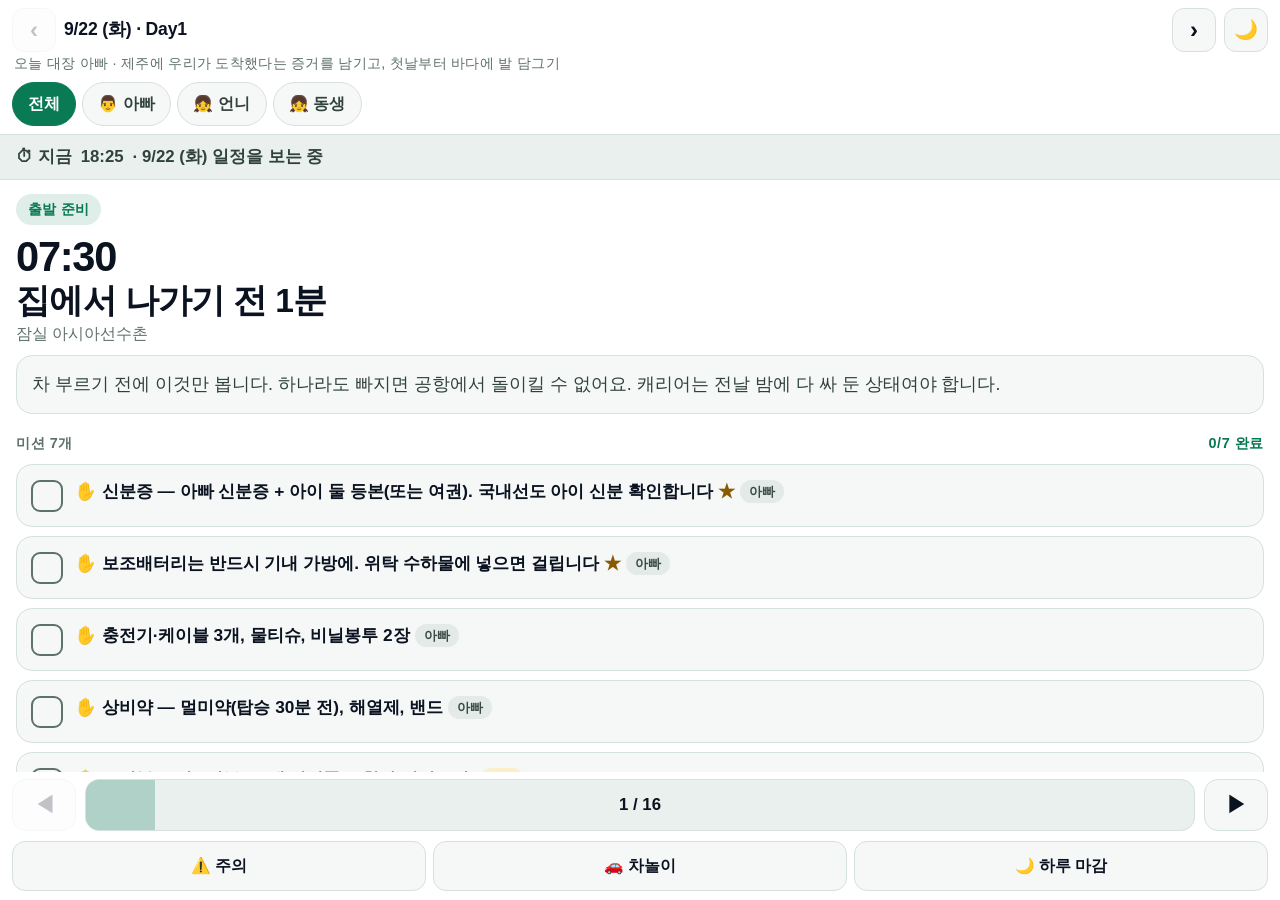
<file: go.html>
<!doctype html>
<html lang="ko" data-theme="day">
<head>
<meta charset="utf-8">
<meta name="viewport" content="width=device-width,initial-scale=1,viewport-fit=cover">
<title>제주 GO</title>
<meta name="theme-color" content="#FFFFFF">
<meta name="apple-mobile-web-app-capable" content="yes">
<meta name="apple-mobile-web-app-status-bar-style" content="default">
<meta name="apple-mobile-web-app-title" content="제주 GO">
<link rel="manifest" href="manifest.webmanifest">
<link rel="icon" href="assets/img/go-icon-192.png">
<link rel="apple-touch-icon" href="assets/img/go-icon-180.png">
<link rel="stylesheet" href="assets/go.css">
</head>
<body>
<div id="app" class="loading">
  <header id="bar">
    <div id="row1">
      <button id="dayPrev" class="icobtn daynav" aria-label="이전 날">‹</button>
      <div id="dayDate">불러오는 중</div>
      <button id="dayNext" class="icobtn daynav" aria-label="다음 날">›</button>
      <button id="theme" class="icobtn" aria-label="밤 모드">🌙</button>
    </div>
    <div id="dayLabel"></div>
    <div id="who" role="group" aria-label="누구의 미션"></div>
  </header>
  <div id="clock" aria-live="polite"></div>
  <main id="deck"></main>
  <nav id="stepbar" aria-label="단계 이동">
    <button id="sPrev" class="sbtn" aria-label="이전 단계">◀</button>
    <div id="sProg"><div id="sFill"></div><span id="sNum">1 / 1</span></div>
    <button id="sNext" class="sbtn" aria-label="다음 단계">▶</button>
  </nav>
  <footer id="foot">
    <button id="btnAlerts" class="fbtn">⚠️ 주의</button>
    <button id="btnPlay"   class="fbtn">🚗 차놀이</button>
    <button id="btnClose"  class="fbtn">🌙 하루 마감</button>
  </footer>
</div>
<dialog id="sheet"><div id="sheetBody"></div><button id="sheetX" class="sheetx">닫기</button></dialog>
<script src="assets/go.js"></script>
</body>
</html>
</file>
<file: assets/go.css>
/* 제주 GO v2 — 야외용 계기판. 라이트 퍼스트 · Dynamic Type · 즉시 피드백 */
:root{
  /* 라이트 = 기본 (직사광선) */
  --bg:#FFFFFF; --card:#F5F8F7; --card2:#EAF0EE; --line:#D6E0DD;
  --ink:#0B1220; --ink2:#31423E; --dim:#5E716C;
  --go:#0A7A55; --go-ink:#FFFFFF; --late:#A8331A; --soon:#8A5A00;
  --k1:#0B5A86; --k1bg:#D6ECF9; --k2:#8A2560; --k2bg:#FBDDEE;
  --dad:#3A4A46; --dadbg:#E3EAE8; --all:#7A5A00; --allbg:#FBEFC9;
  --r:16px; --safe-t:env(safe-area-inset-top,0px); --safe-b:env(safe-area-inset-bottom,0px);
}
:root[data-theme="night"]{
  --bg:#0E1513; --card:#182220; --card2:#1F2B28; --line:#2C3A37;
  --ink:#F2F7F5; --ink2:#C3D2CE; --dim:#8FA5A0;
  --go:#2FB88A; --go-ink:#06231A; --late:#FF6B57; --soon:#FFB84D;
  --k1:#BFE4FA; --k1bg:#14384D; --k2:#FBD0E6; --k2bg:#4A1633;
  --dad:#C9D6D2; --dadbg:#2A3734; --all:#FFE08A; --allbg:#453612;
}
*{box-sizing:border-box;-webkit-tap-highlight-color:transparent}
html,body{margin:0;height:100%;overscroll-behavior:none}
body{background:var(--bg);color:var(--ink);
  font:500 1.0625rem/1.55 -apple-system,BlinkMacSystemFont,"Apple SD Gothic Neo","Pretendard",sans-serif;}
#app{display:flex;flex-direction:column;height:100dvh;padding-top:var(--safe-t)}

/* ── 상단: translucent, 콘텐츠가 밑으로 흐른다 ── */
#bar{position:relative;z-index:5;padding:8px 12px 0;
  background:color-mix(in srgb,var(--bg) 78%,transparent);
  backdrop-filter:blur(20px) saturate(180%);-webkit-backdrop-filter:blur(20px) saturate(180%)}
#row1{display:flex;align-items:center;gap:8px}
#dayDate{flex:1;min-width:0;font-size:1.1rem;font-weight:800;letter-spacing:-.01em;
  white-space:nowrap;overflow:hidden;text-overflow:ellipsis}
#dayLabel{font-size:.9rem;color:var(--dim);letter-spacing:.02em;padding:0 2px 6px}
.icobtn{width:44px;height:44px;flex:0 0 44px;border:1px solid var(--line);background:var(--card);
  color:var(--ink);border-radius:12px;font-size:1.2rem;line-height:1;display:grid;place-items:center}
.icobtn:active{transform:scale(.94);background:var(--card2)}
.daynav{font-size:1.5rem;font-weight:700}
.daynav:disabled{opacity:.25}

/* 사람 필터 */
#who{display:flex;gap:6px;padding:2px 0 8px;overflow-x:auto;scrollbar-width:none}
#who::-webkit-scrollbar{display:none}
.wf{flex:0 0 auto;min-height:44px;padding:0 15px;border-radius:999px;border:1.5px solid var(--line);
  background:var(--card);color:var(--ink2);font-size:1rem;font-weight:700;letter-spacing:.01em}
.wf:active{transform:scale(.96)}
.wf.on{background:var(--go);border-color:var(--go);color:var(--go-ink)}

/* 시간 인지 스트립 */
#clock{display:flex;align-items:center;gap:9px;padding:9px 16px;font-size:1.05rem;font-weight:700;
  background:var(--card2);border-top:1px solid var(--line);border-bottom:1px solid var(--line);
  color:var(--ink2)}
#clock.late{background:color-mix(in srgb,var(--late) 14%,var(--bg));color:var(--late)}
#clock.soon{background:color-mix(in srgb,var(--soon) 15%,var(--bg));color:var(--soon)}
#clock b{font-variant-numeric:tabular-nums}

/* ── 카드 덱 ── */
#deck{flex:1;display:flex;overflow-x:auto;overflow-y:hidden;scroll-snap-type:x mandatory;
  -webkit-overflow-scrolling:touch;scrollbar-width:none}
#deck::-webkit-scrollbar{display:none}
.stop{flex:0 0 100%;scroll-snap-align:center;scroll-snap-stop:always;
  overflow-y:auto;padding:14px 16px 26px;-webkit-overflow-scrolling:touch}

.tag{display:inline-block;font-size:.9rem;font-weight:800;letter-spacing:.02em;
  color:var(--go);background:color-mix(in srgb,var(--go) 13%,transparent);
  border-radius:999px;padding:4px 12px;margin-bottom:10px}
.stop.is-meal .tag{color:var(--soon);background:color-mix(in srgb,var(--soon) 15%,transparent)}
.time{font-size:clamp(1.9rem,7vw,2.6rem);font-weight:800;letter-spacing:-.03em;line-height:1.05;
  font-variant-numeric:tabular-nums}
.ttl{font-size:clamp(1.6rem,6vw,2.1rem);font-weight:800;letter-spacing:-.02em;
  line-height:1.15;margin:4px 0 2px}
.sub{font-size:1rem;color:var(--dim);line-height:1.4}

.acts{display:grid;gap:9px;margin:15px 0}
.acts.two{grid-template-columns:1fr 1fr}
.act{display:flex;align-items:center;justify-content:center;gap:7px;min-height:60px;
  border-radius:15px;font-size:1.1rem;font-weight:800;padding:0 10px;
  background:var(--card);color:var(--ink);border:1.5px solid var(--line)}
.act:active{transform:scale(.97);background:var(--card2)}
.act.go{background:var(--go);color:var(--go-ink);border-color:transparent}
.act.go:active{background:color-mix(in srgb,var(--go) 85%,#000)}

.note{background:var(--card);border:1px solid var(--line);border-radius:var(--r);
  padding:14px 15px;font-size:1.12rem;line-height:1.62;color:var(--ink2);margin-bottom:15px}

h3.mh{font-size:.9rem;letter-spacing:.04em;color:var(--dim);margin:18px 0 9px;font-weight:800;
  display:flex;justify-content:space-between;align-items:baseline}
h3.mh span{font-variant-numeric:tabular-nums;color:var(--go)}
.mi{display:flex;gap:12px;align-items:flex-start;width:100%;text-align:left;
  background:var(--card);border:1.5px solid var(--line);border-radius:var(--r);
  padding:14px;margin-bottom:9px;color:var(--ink);font:inherit;
  transition:background .12s ease,border-color .12s ease}
.mi:active{transform:scale(.985)}
.mi .bx{flex:0 0 32px;width:32px;height:32px;border:2.5px solid var(--dim);border-radius:9px;
  display:grid;place-items:center;font-size:1.25rem;margin-top:1px;
  transition:transform .22s cubic-bezier(.34,1.56,.64,1),background .15s ease}
.mi.on{background:color-mix(in srgb,var(--go) 11%,var(--card));border-color:var(--go)}
.mi.on .bx{background:var(--go);border-color:var(--go);color:var(--go-ink);transform:scale(1.12)}
.mi.on .mt{text-decoration:line-through;opacity:.5}
.mt{font-size:1.08rem;line-height:1.48;font-weight:600}
.who{font-size:.82rem;font-weight:800;padding:2px 9px;border-radius:999px;margin-left:5px;
  display:inline-block;vertical-align:1px;letter-spacing:.01em}
.who.k1{background:var(--k1bg);color:var(--k1)}.who.k2{background:var(--k2bg);color:var(--k2)}
.who.all,.who.both{background:var(--allbg);color:var(--all)}
.who.dad{background:var(--dadbg);color:var(--dad)}
.star{color:var(--soon)}
.empty{padding:14px;color:var(--dim);font-size:1rem;text-align:center}

/* ── 하단 (한 손 도달) ── */
#stepbar{display:flex;align-items:center;gap:9px;padding:7px 12px 3px}
.sbtn{flex:0 0 64px;height:52px;border-radius:14px;border:1.5px solid var(--line);
  background:var(--card);color:var(--ink);font-size:1.3rem;font-weight:800}
.sbtn:active{transform:scale(.95);background:var(--card2)}
.sbtn:disabled{opacity:.25}
#sProg{flex:1;height:52px;border-radius:14px;background:var(--card2);border:1.5px solid var(--line);
  position:relative;overflow:hidden;display:grid;place-items:center}
#sFill{position:absolute;inset:0 auto 0 0;width:0;background:color-mix(in srgb,var(--go) 26%,transparent);
  transition:width .25s ease}
#sNum{position:relative;font-size:1.05rem;font-weight:800;font-variant-numeric:tabular-nums}
#foot{display:grid;grid-template-columns:repeat(3,1fr);gap:7px;
  padding:7px 12px calc(9px + var(--safe-b))}
.fbtn{min-height:50px;border-radius:13px;border:1.5px solid var(--line);background:var(--card);
  color:var(--ink);font-size:.98rem;font-weight:700}
.fbtn:active{transform:scale(.96);background:var(--card2)}

/* ── 시트 ── */
#sheet{border:0;padding:0;background:var(--bg);color:var(--ink);border-radius:20px 20px 0 0;
  width:100%;max-width:100%;margin:auto auto 0;max-height:88dvh}
#sheet::backdrop{background:#0009;backdrop-filter:blur(3px)}
#sheetBody{padding:20px 18px 8px;overflow-y:auto;max-height:72dvh;font-size:1.12rem;line-height:1.6}
#sheetBody h2{font-size:1.4rem;margin:0 0 12px;letter-spacing:-.02em}
#sheetBody h4{font-size:1.1rem;margin:16px 0 5px}
#sheetBody p{margin:0 0 11px;color:var(--ink2)}
.al{border-left:5px solid var(--line);padding:11px 13px;margin-bottom:11px;
  border-radius:0 12px 12px 0;background:var(--card)}
.al.crit{border-color:var(--late)}.al.warn{border-color:var(--soon)}
.al b{display:block;margin-bottom:4px;font-size:1.12rem}
.sheetx{width:calc(100% - 36px);margin:10px 18px calc(16px + var(--safe-b));min-height:56px;
  border:0;border-radius:15px;background:var(--go);color:var(--go-ink);font-size:1.1rem;font-weight:800}
.sheetx:active{transform:scale(.98)}
.qa textarea{width:100%;min-height:80px;font:inherit;font-size:1.05rem;padding:12px;border-radius:13px;
  border:1.5px solid var(--line);background:var(--card);color:var(--ink);margin-bottom:6px}
.err{padding:28px 20px;color:var(--late);font-size:1.05rem}
.loading #deck::before{content:"불러오는 중…";margin:auto;color:var(--dim)}

@media (prefers-reduced-motion:reduce){
  *{transition-duration:.01ms !important}
  .act:active,.mi:active,.sbtn:active,.icobtn:active,.wf:active{transform:none}
}
</file>
